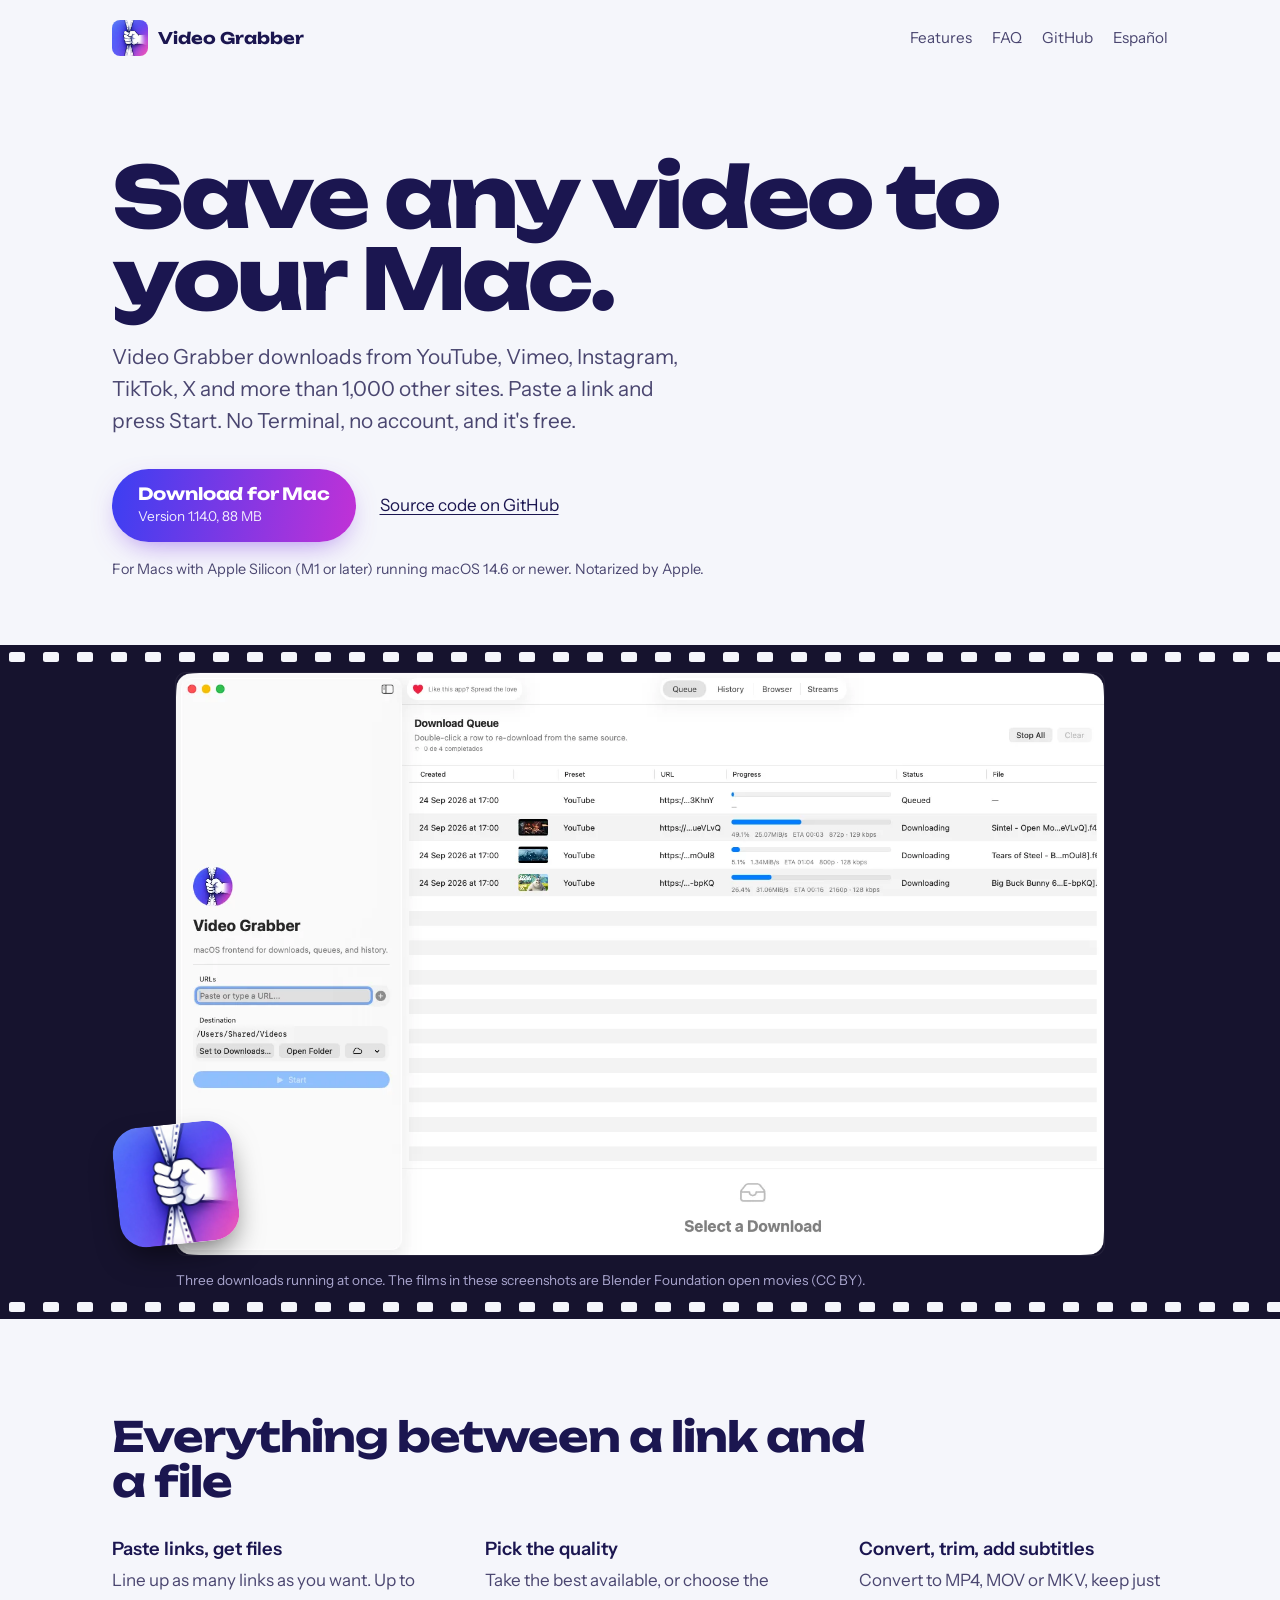
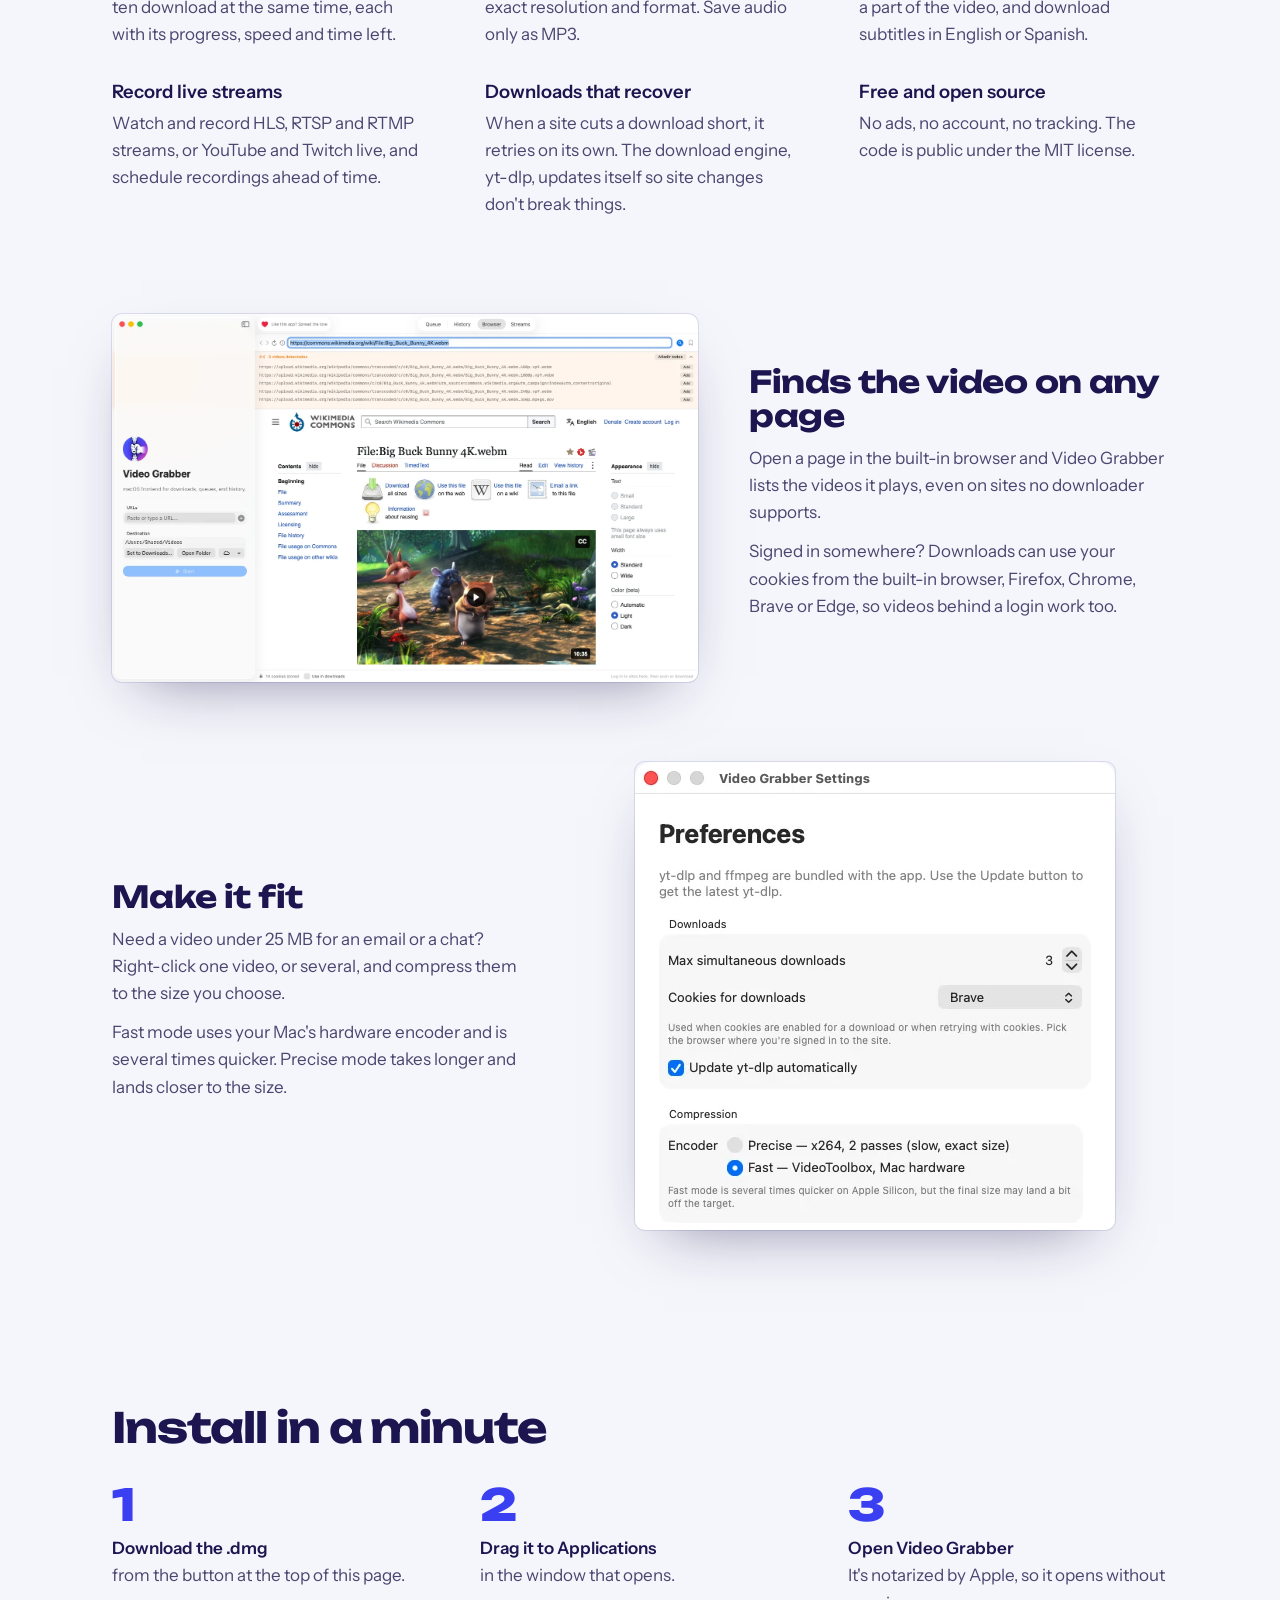
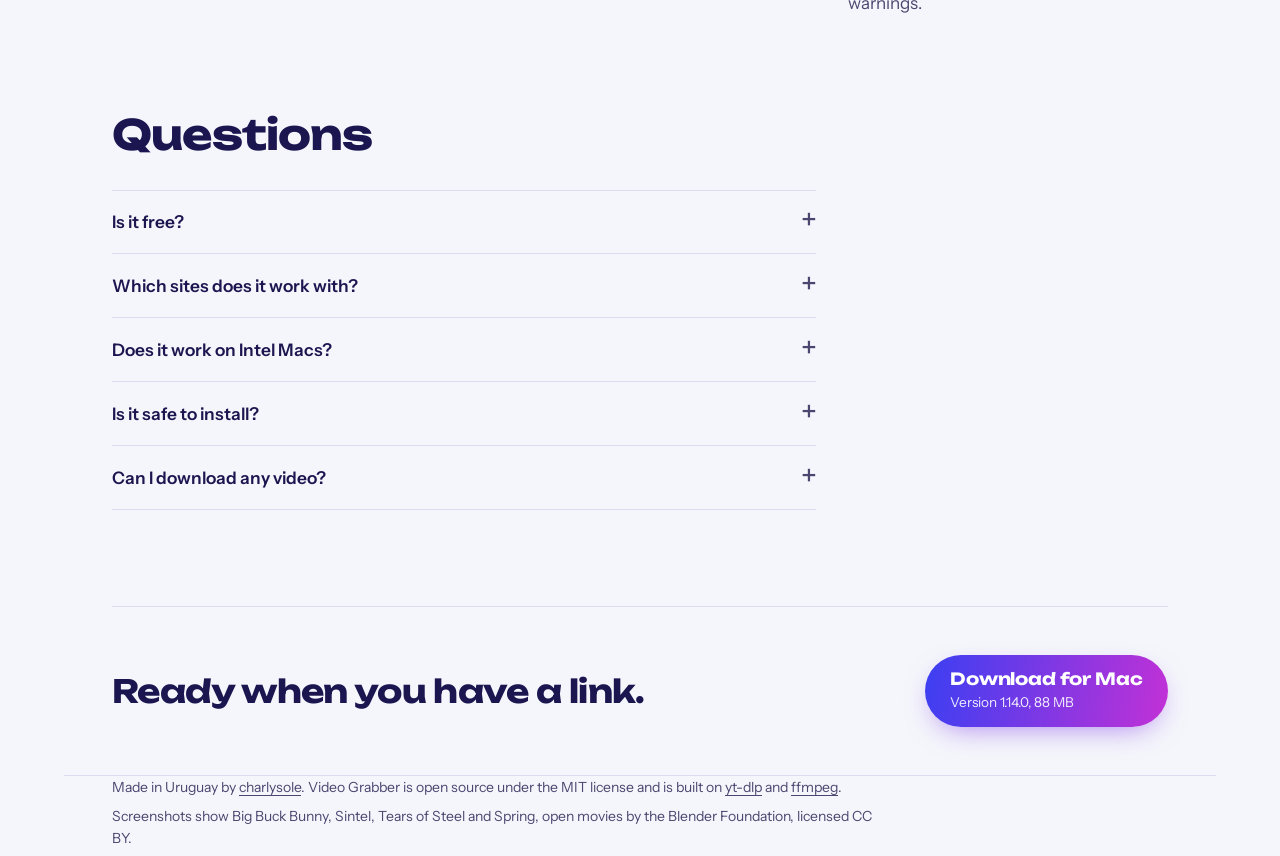
<file: index.html>
<!doctype html>
<html lang="en">
<head>
  <meta charset="utf-8">
  <meta name="viewport" content="width=device-width, initial-scale=1">
  <title>Video Grabber: free video downloader for Mac (YouTube, Vimeo and 1,000+ sites)</title>
  <meta name="description" content="Free, open-source Mac app to download videos from YouTube, Vimeo, Instagram, TikTok, X and 1,000+ sites. Paste a link and press Start: no Terminal, no account. Converts, trims and compresses too.">
  <link rel="canonical" href="https://charlysole.github.io/video-grabber/">
  <link rel="alternate" hreflang="en" href="https://charlysole.github.io/video-grabber/">
  <link rel="alternate" hreflang="es" href="https://charlysole.github.io/video-grabber/es/">
  <link rel="alternate" hreflang="x-default" href="https://charlysole.github.io/video-grabber/">

  <meta property="og:type" content="website">
  <meta property="og:site_name" content="Video Grabber">
  <meta property="og:title" content="Video Grabber: free video downloader for Mac">
  <meta property="og:description" content="Download videos from YouTube, Vimeo and 1,000+ sites with a native Mac app. Free and open source.">
  <meta property="og:url" content="https://charlysole.github.io/video-grabber/">
  <meta property="og:image" content="https://charlysole.github.io/video-grabber/img/og-queue.jpg">
  <meta property="og:image:width" content="1512">
  <meta property="og:image:height" content="949">
  <meta property="og:locale" content="en_US">
  <meta property="og:locale:alternate" content="es_ES">
  <meta name="twitter:card" content="summary_large_image">

  <link rel="icon" type="image/png" href="img/favicon-64.png">
  <link rel="apple-touch-icon" href="img/apple-touch-icon.png">
  <meta name="theme-color" content="#f5f6fb" media="(prefers-color-scheme: light)">
  <meta name="theme-color" content="#0f0d24" media="(prefers-color-scheme: dark)">

  <link rel="preconnect" href="https://fonts.googleapis.com">
  <link rel="preconnect" href="https://fonts.gstatic.com" crossorigin>
  <link href="https://fonts.googleapis.com/css2?family=Instrument+Sans:wght@400;600&family=Unbounded:wght@700;800&display=swap" rel="stylesheet">
  <link rel="stylesheet" href="style.css">

  <script type="application/ld+json">
  {
    "@context": "https://schema.org",
    "@type": "SoftwareApplication",
    "name": "Video Grabber",
    "description": "Native macOS app to download videos from YouTube, Vimeo, Instagram, TikTok, X and 1,000+ sites, with conversion, trimming and compression.",
    "applicationCategory": "MultimediaApplication",
    "operatingSystem": "macOS 14.6 or later (Apple Silicon)",
    "softwareVersion": "1.14.0",
    "url": "https://charlysole.github.io/video-grabber/",
    "downloadUrl": "https://github.com/charlysole/video-grabber/releases/latest",
    "image": "https://charlysole.github.io/video-grabber/img/icon-512.png",
    "screenshot": "https://charlysole.github.io/video-grabber/img/og-queue.jpg",
    "license": "https://opensource.org/licenses/MIT",
    "isAccessibleForFree": true,
    "offers": { "@type": "Offer", "price": "0", "priceCurrency": "USD" },
    "author": { "@type": "Person", "name": "charlysole", "url": "https://github.com/charlysole" }
  }
  </script>
</head>
<body>
  <header class="wrap top">
    <a class="brand" href="./">
      <img src="img/icon.webp" alt="" width="36" height="36">
      Video Grabber
    </a>
    <nav aria-label="Site">
      <a class="optional" href="#features">Features</a>
      <a class="optional" href="#faq">FAQ</a>
      <a href="https://github.com/charlysole/video-grabber">GitHub</a>
      <a href="es/" hreflang="es" lang="es">Español</a>
    </nav>
  </header>

  <main>
    <section class="wrap hero">
      <h1>Save any video to your Mac.</h1>
      <p class="lede">Video Grabber downloads from YouTube, Vimeo, Instagram, TikTok, X and more than 1,000 other sites. Paste a link and press Start. No Terminal, no account, and it's free.</p>
      <div class="actions">
        <a class="download" data-download href="https://github.com/charlysole/video-grabber/releases/download/v1.14.0/VideoGrabber-1.14.0.dmg">
          <strong>Download for Mac</strong>
          <span>Version 1.14.0, 88 MB</span>
        </a>
        <a href="https://github.com/charlysole/video-grabber">Source code on GitHub</a>
      </div>
      <p class="requirements">For Macs with Apple Silicon (M1 or later) running macOS 14.6 or newer. Notarized by Apple.</p>
    </section>

    <figure class="strip">
      <div class="frame">
        <img src="img/queue.webp" width="1512" height="949" fetchpriority="high"
             alt="Video Grabber's download queue with four videos: three downloading at once with thumbnails, speed, time left and resolution, one waiting.">
      </div>
      <img class="grip" src="img/icon.webp" alt="" width="512" height="512">
      <figcaption>Three downloads running at once. The films in these screenshots are Blender Foundation open movies (CC BY).</figcaption>
    </figure>

    <section class="wrap section" id="features" aria-labelledby="features-title">
      <h2 id="features-title">Everything between a link and a file</h2>
      <ul class="features">
        <li>
          <h3>Paste links, get files</h3>
          <p>Line up as many links as you want. Up to ten download at the same time, each with its progress, speed and time left.</p>
        </li>
        <li>
          <h3>Pick the quality</h3>
          <p>Take the best available, or choose the exact resolution and format. Save audio only as MP3.</p>
        </li>
        <li>
          <h3>Convert, trim, add subtitles</h3>
          <p>Convert to MP4, MOV or MKV, keep just a part of the video, and download subtitles in English or Spanish.</p>
        </li>
        <li>
          <h3>Record live streams</h3>
          <p>Watch and record HLS, RTSP and RTMP streams, or YouTube and Twitch live, and schedule recordings ahead of time.</p>
        </li>
        <li>
          <h3>Downloads that recover</h3>
          <p>When a site cuts a download short, it retries on its own. The download engine, yt-dlp, updates itself so site changes don't break things.</p>
        </li>
        <li>
          <h3>Free and open source</h3>
          <p>No ads, no account, no tracking. The code is public under the MIT license.</p>
        </li>
      </ul>
    </section>

    <section class="wrap section" aria-label="More screenshots">
      <div class="shot flip">
        <img src="img/browser.webp" width="1512" height="949" loading="lazy"
             alt="The built-in browser showing a video page, with a bar listing five video streams it detected on the page.">
        <div class="shot-text">
          <h3>Finds the video on any page</h3>
          <p>Open a page in the built-in browser and Video Grabber lists the videos it plays, even on sites no downloader supports.</p>
          <p>Signed in somewhere? Downloads can use your cookies from the built-in browser, Firefox, Chrome, Brave or Edge, so videos behind a login work too.</p>
        </div>
      </div>

      <div class="shot">
        <div class="shot-text">
          <h3>Make it fit</h3>
          <p>Need a video under 25 MB for an email or a chat? Right-click one video, or several, and compress them to the size you choose.</p>
          <p>Fast mode uses your Mac's hardware encoder and is several times quicker. Precise mode takes longer and lands closer to the size.</p>
        </div>
        <img class="narrow" src="img/preferences.webp" width="480" height="468" loading="lazy"
             alt="Video Grabber preferences: simultaneous downloads, which browser to take cookies from, automatic yt-dlp updates, and the compression encoder.">
      </div>
    </section>

    <section class="wrap section" aria-labelledby="install-title">
      <h2 id="install-title">Install in a minute</h2>
      <ol class="steps">
        <li><strong>Download the .dmg</strong> <span>from the button at the top of this page.</span></li>
        <li><strong>Drag it to Applications</strong> <span>in the window that opens.</span></li>
        <li><strong>Open Video Grabber</strong> <span>It's notarized by Apple, so it opens without warnings.</span></li>
      </ol>
    </section>

    <section class="wrap section" id="faq" aria-labelledby="faq-title">
      <h2 id="faq-title">Questions</h2>
      <div class="faq">
        <details>
          <summary>Is it free?</summary>
          <p>Yes. Video Grabber is free and open source under the MIT license. There are no ads, no account and no paid version.</p>
        </details>
        <details>
          <summary>Which sites does it work with?</summary>
          <p>Every site supported by <a href="https://github.com/yt-dlp/yt-dlp/blob/master/supportedsites.md">yt-dlp</a>, more than 1,000, including YouTube, Vimeo, Instagram, TikTok, X, Facebook and Twitch. For other sites, the built-in browser can often find the video the page plays.</p>
        </details>
        <details>
          <summary>Does it work on Intel Macs?</summary>
          <p>No. The current version needs a Mac with Apple Silicon (M1 or later) and macOS 14.6 or newer.</p>
        </details>
        <details>
          <summary>Is it safe to install?</summary>
          <p>Yes. It's signed with an Apple Developer ID and notarized by Apple, which checks it for malware. The source code is public on GitHub.</p>
        </details>
        <details>
          <summary>Can I download any video?</summary>
          <p>That depends on the video and on the laws where you live. Download videos you have the right to save: your own, public domain works, or content with a license that allows it, like the Creative Commons films in these screenshots.</p>
        </details>
      </div>
    </section>

    <section class="wrap">
      <div class="again">
        <p>Ready when you have a link.</p>
        <a class="download" data-download href="https://github.com/charlysole/video-grabber/releases/download/v1.14.0/VideoGrabber-1.14.0.dmg">
          <strong>Download for Mac</strong>
          <span>Version 1.14.0, 88 MB</span>
        </a>
      </div>
    </section>
  </main>

  <footer class="wrap">
    <p>Made in Uruguay by <a href="https://github.com/charlysole">charlysole</a>. Video Grabber is open source under the MIT license and is built on <a href="https://github.com/yt-dlp/yt-dlp">yt-dlp</a> and <a href="https://ffmpeg.org">ffmpeg</a>.</p>
    <p>Screenshots show Big Buck Bunny, Sintel, Tears of Steel and Spring, open movies by the Blender Foundation, licensed CC BY.</p>
  </footer>

  <script src="main.js" defer></script>
</body>
</html>
</file>
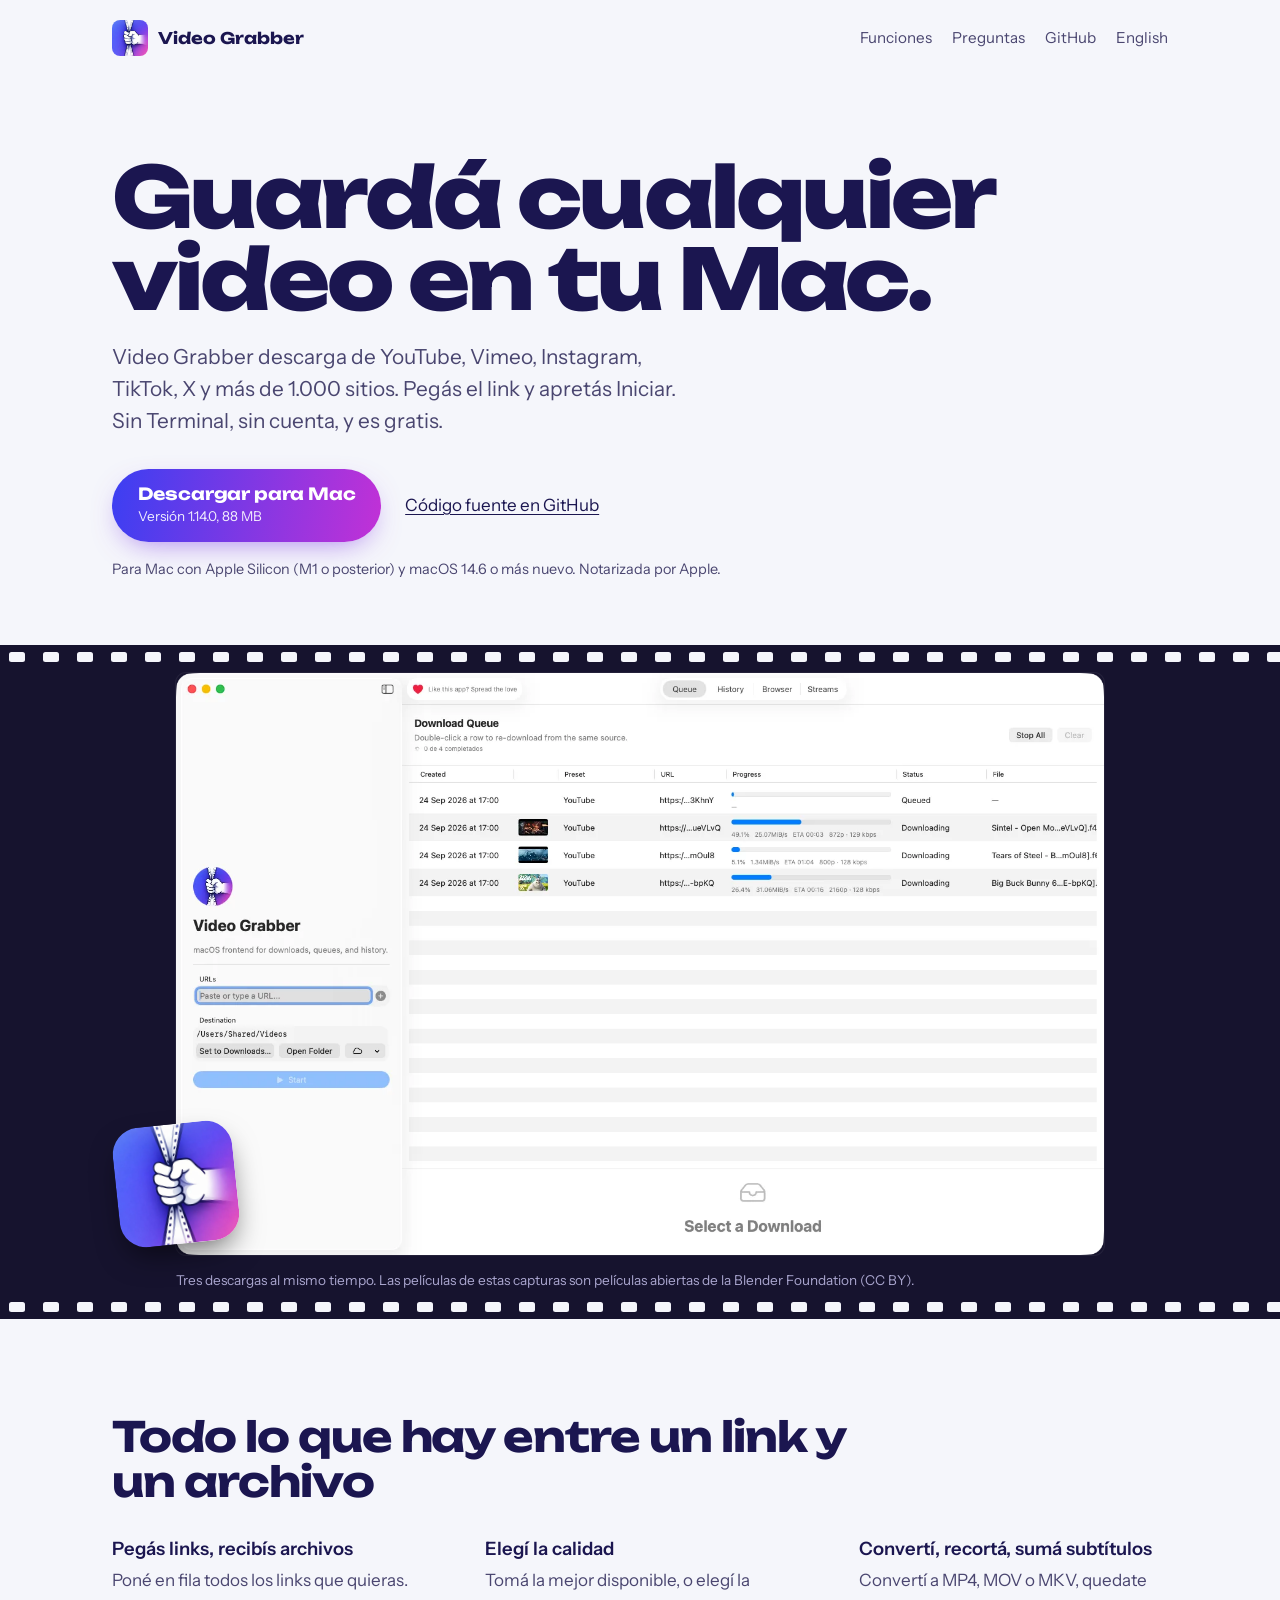
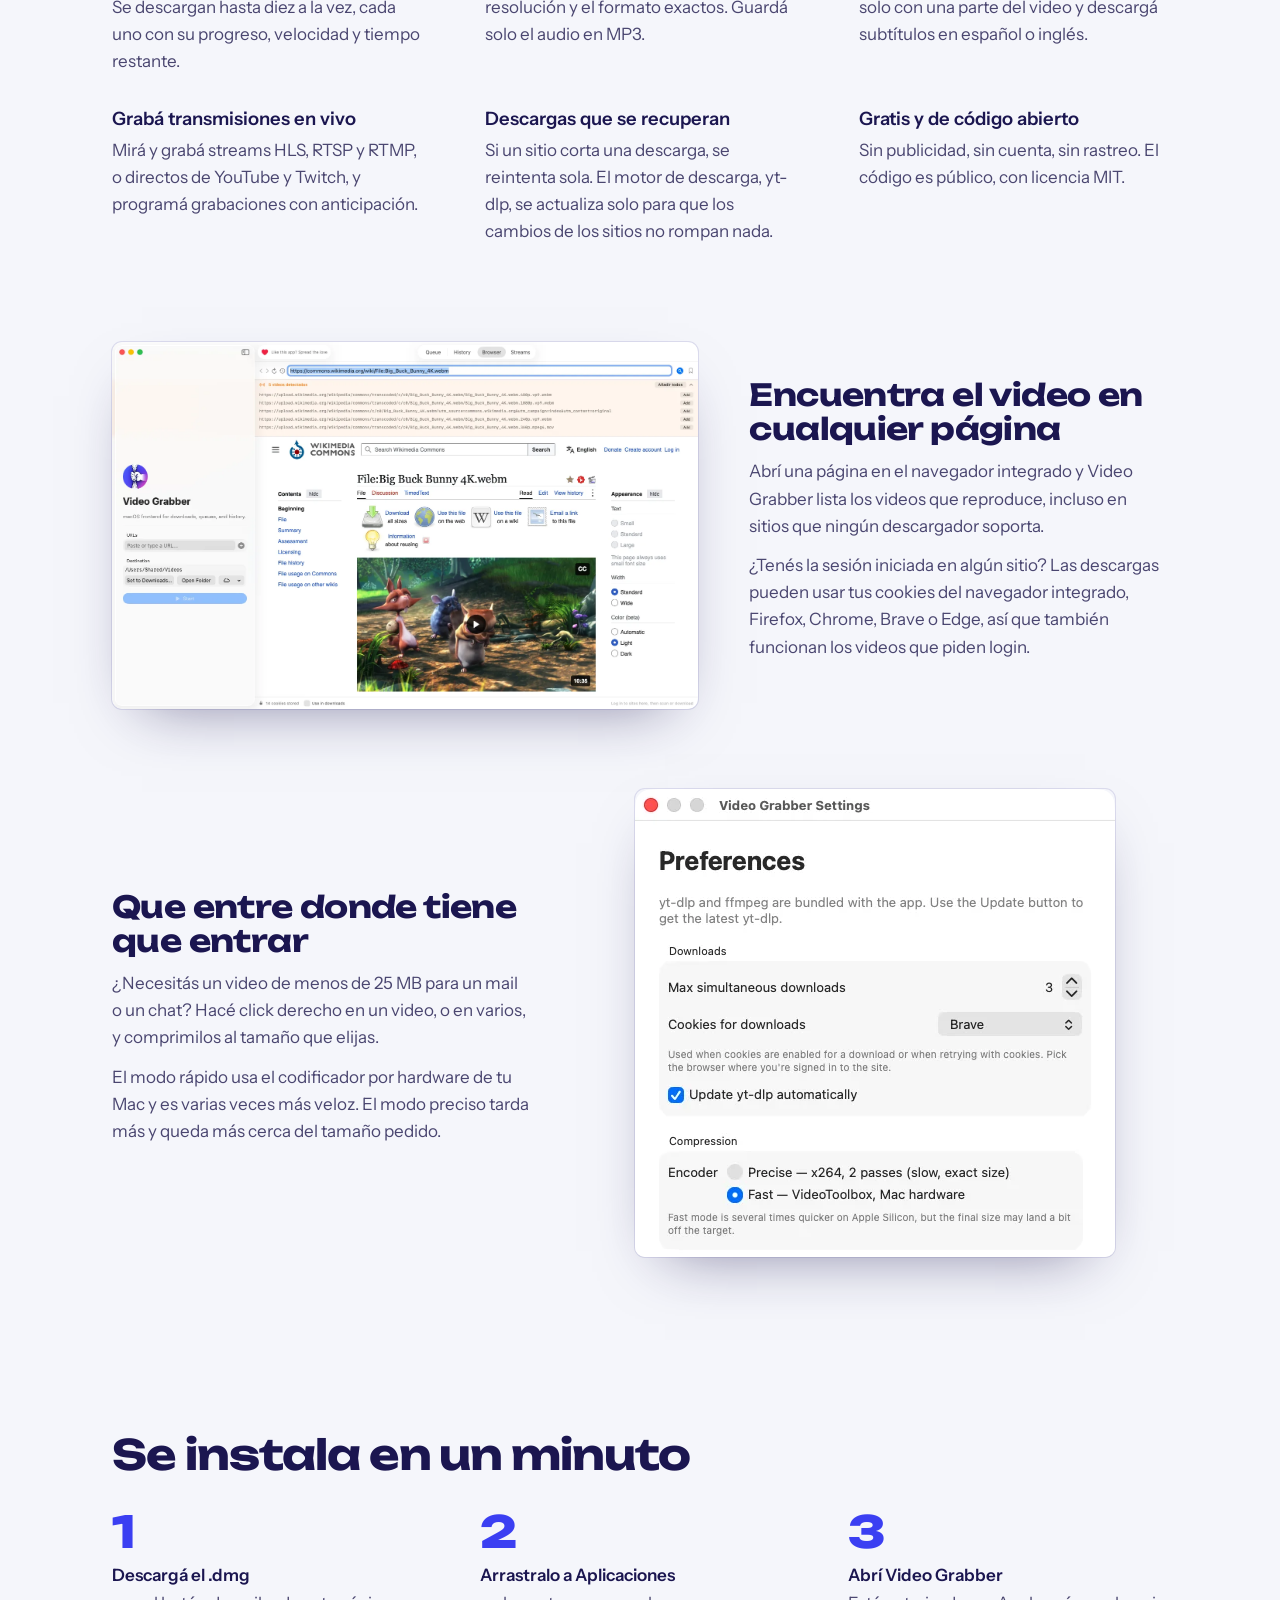
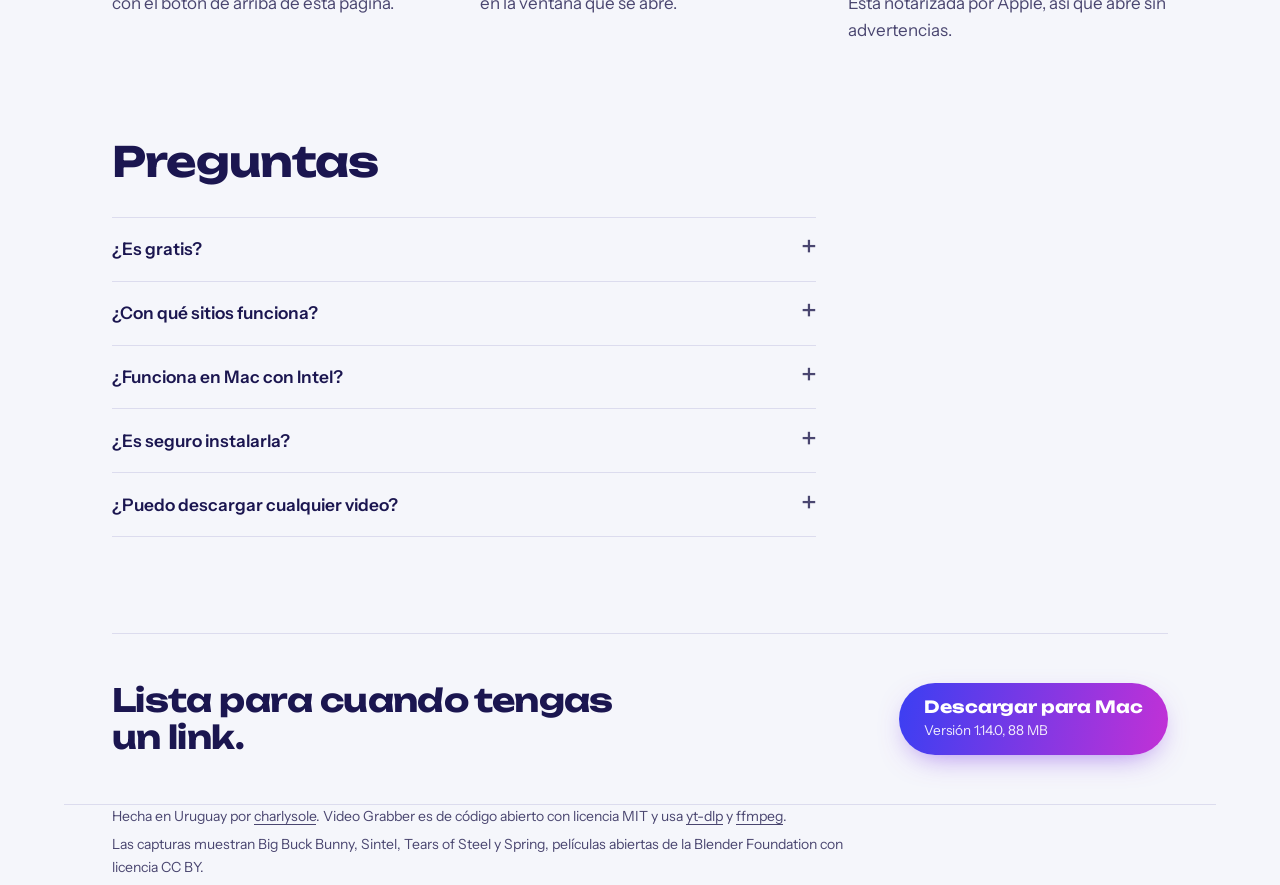
<file: es/index.html>
<!doctype html>
<html lang="es">
<head>
  <meta charset="utf-8">
  <meta name="viewport" content="width=device-width, initial-scale=1">
  <title>Video Grabber: descargar videos en Mac gratis (YouTube, Vimeo y más de 1.000 sitios)</title>
  <meta name="description" content="App gratuita y de código abierto para Mac que descarga videos de YouTube, Vimeo, Instagram, TikTok, X y más de 1.000 sitios. Pegás el link y apretás Iniciar: sin Terminal y sin cuenta. También convierte, recorta y comprime.">
  <link rel="canonical" href="https://charlysole.github.io/video-grabber/es/">
  <link rel="alternate" hreflang="en" href="https://charlysole.github.io/video-grabber/">
  <link rel="alternate" hreflang="es" href="https://charlysole.github.io/video-grabber/es/">
  <link rel="alternate" hreflang="x-default" href="https://charlysole.github.io/video-grabber/">

  <meta property="og:type" content="website">
  <meta property="og:site_name" content="Video Grabber">
  <meta property="og:title" content="Video Grabber: descargar videos en Mac gratis">
  <meta property="og:description" content="Descargá videos de YouTube, Vimeo y más de 1.000 sitios con una app nativa para Mac. Gratis y de código abierto.">
  <meta property="og:url" content="https://charlysole.github.io/video-grabber/es/">
  <meta property="og:image" content="https://charlysole.github.io/video-grabber/img/og-queue.jpg">
  <meta property="og:image:width" content="1512">
  <meta property="og:image:height" content="949">
  <meta property="og:locale" content="es_ES">
  <meta property="og:locale:alternate" content="en_US">
  <meta name="twitter:card" content="summary_large_image">

  <link rel="icon" type="image/png" href="../img/favicon-64.png">
  <link rel="apple-touch-icon" href="../img/apple-touch-icon.png">
  <meta name="theme-color" content="#f5f6fb" media="(prefers-color-scheme: light)">
  <meta name="theme-color" content="#0f0d24" media="(prefers-color-scheme: dark)">

  <link rel="preconnect" href="https://fonts.googleapis.com">
  <link rel="preconnect" href="https://fonts.gstatic.com" crossorigin>
  <link href="https://fonts.googleapis.com/css2?family=Instrument+Sans:wght@400;600&family=Unbounded:wght@700;800&display=swap" rel="stylesheet">
  <link rel="stylesheet" href="../style.css">

  <script type="application/ld+json">
  {
    "@context": "https://schema.org",
    "@type": "SoftwareApplication",
    "name": "Video Grabber",
    "description": "App nativa para macOS que descarga videos de YouTube, Vimeo, Instagram, TikTok, X y más de 1.000 sitios, y los convierte, recorta y comprime.",
    "inLanguage": "es",
    "applicationCategory": "MultimediaApplication",
    "operatingSystem": "macOS 14.6 o posterior (Apple Silicon)",
    "softwareVersion": "1.14.0",
    "url": "https://charlysole.github.io/video-grabber/es/",
    "downloadUrl": "https://github.com/charlysole/video-grabber/releases/latest",
    "image": "https://charlysole.github.io/video-grabber/img/icon-512.png",
    "screenshot": "https://charlysole.github.io/video-grabber/img/og-queue.jpg",
    "license": "https://opensource.org/licenses/MIT",
    "isAccessibleForFree": true,
    "offers": { "@type": "Offer", "price": "0", "priceCurrency": "USD" },
    "author": { "@type": "Person", "name": "charlysole", "url": "https://github.com/charlysole" }
  }
  </script>
</head>
<body>
  <header class="wrap top">
    <a class="brand" href="./">
      <img src="../img/icon.webp" alt="" width="36" height="36">
      Video Grabber
    </a>
    <nav aria-label="Sitio">
      <a class="optional" href="#funciones">Funciones</a>
      <a class="optional" href="#preguntas">Preguntas</a>
      <a href="https://github.com/charlysole/video-grabber">GitHub</a>
      <a href="../" hreflang="en" lang="en">English</a>
    </nav>
  </header>

  <main>
    <section class="wrap hero">
      <h1>Guardá cualquier video en tu Mac.</h1>
      <p class="lede">Video Grabber descarga de YouTube, Vimeo, Instagram, TikTok, X y más de 1.000 sitios. Pegás el link y apretás Iniciar. Sin Terminal, sin cuenta, y es gratis.</p>
      <div class="actions">
        <a class="download" data-download href="https://github.com/charlysole/video-grabber/releases/download/v1.14.0/VideoGrabber-1.14.0.dmg">
          <strong>Descargar para Mac</strong>
          <span>Versión 1.14.0, 88 MB</span>
        </a>
        <a href="https://github.com/charlysole/video-grabber">Código fuente en GitHub</a>
      </div>
      <p class="requirements">Para Mac con Apple Silicon (M1 o posterior) y macOS 14.6 o más nuevo. Notarizada por Apple.</p>
    </section>

    <figure class="strip">
      <div class="frame">
        <img src="../img/queue.webp" width="1512" height="949" fetchpriority="high"
             alt="La cola de descargas de Video Grabber con cuatro videos: tres descargándose a la vez con miniatura, velocidad, tiempo restante y resolución, y uno en espera.">
      </div>
      <img class="grip" src="../img/icon.webp" alt="" width="512" height="512">
      <figcaption>Tres descargas al mismo tiempo. Las películas de estas capturas son películas abiertas de la Blender Foundation (CC BY).</figcaption>
    </figure>

    <section class="wrap section" id="funciones" aria-labelledby="funciones-titulo">
      <h2 id="funciones-titulo">Todo lo que hay entre un link y un archivo</h2>
      <ul class="features">
        <li>
          <h3>Pegás links, recibís archivos</h3>
          <p>Poné en fila todos los links que quieras. Se descargan hasta diez a la vez, cada uno con su progreso, velocidad y tiempo restante.</p>
        </li>
        <li>
          <h3>Elegí la calidad</h3>
          <p>Tomá la mejor disponible, o elegí la resolución y el formato exactos. Guardá solo el audio en MP3.</p>
        </li>
        <li>
          <h3>Convertí, recortá, sumá subtítulos</h3>
          <p>Convertí a MP4, MOV o MKV, quedate solo con una parte del video y descargá subtítulos en español o inglés.</p>
        </li>
        <li>
          <h3>Grabá transmisiones en vivo</h3>
          <p>Mirá y grabá streams HLS, RTSP y RTMP, o directos de YouTube y Twitch, y programá grabaciones con anticipación.</p>
        </li>
        <li>
          <h3>Descargas que se recuperan</h3>
          <p>Si un sitio corta una descarga, se reintenta sola. El motor de descarga, yt-dlp, se actualiza solo para que los cambios de los sitios no rompan nada.</p>
        </li>
        <li>
          <h3>Gratis y de código abierto</h3>
          <p>Sin publicidad, sin cuenta, sin rastreo. El código es público, con licencia MIT.</p>
        </li>
      </ul>
    </section>

    <section class="wrap section" aria-label="Más capturas">
      <div class="shot flip">
        <img src="../img/browser.webp" width="1512" height="949" loading="lazy"
             alt="El navegador integrado mostrando una página con un video, y una barra que lista cinco streams de video detectados en la página.">
        <div class="shot-text">
          <h3>Encuentra el video en cualquier página</h3>
          <p>Abrí una página en el navegador integrado y Video Grabber lista los videos que reproduce, incluso en sitios que ningún descargador soporta.</p>
          <p>¿Tenés la sesión iniciada en algún sitio? Las descargas pueden usar tus cookies del navegador integrado, Firefox, Chrome, Brave o Edge, así que también funcionan los videos que piden login.</p>
        </div>
      </div>

      <div class="shot">
        <div class="shot-text">
          <h3>Que entre donde tiene que entrar</h3>
          <p>¿Necesitás un video de menos de 25 MB para un mail o un chat? Hacé click derecho en un video, o en varios, y comprimilos al tamaño que elijas.</p>
          <p>El modo rápido usa el codificador por hardware de tu Mac y es varias veces más veloz. El modo preciso tarda más y queda más cerca del tamaño pedido.</p>
        </div>
        <img class="narrow" src="../img/preferences.webp" width="480" height="468" loading="lazy"
             alt="Preferencias de Video Grabber: descargas simultáneas, de qué navegador tomar las cookies, actualización automática de yt-dlp y codificador de compresión.">
      </div>
    </section>

    <section class="wrap section" aria-labelledby="instalar-titulo">
      <h2 id="instalar-titulo">Se instala en un minuto</h2>
      <ol class="steps">
        <li><strong>Descargá el .dmg</strong> <span>con el botón de arriba de esta página.</span></li>
        <li><strong>Arrastralo a Aplicaciones</strong> <span>en la ventana que se abre.</span></li>
        <li><strong>Abrí Video Grabber</strong> <span>Está notarizada por Apple, así que abre sin advertencias.</span></li>
      </ol>
    </section>

    <section class="wrap section" id="preguntas" aria-labelledby="preguntas-titulo">
      <h2 id="preguntas-titulo">Preguntas</h2>
      <div class="faq">
        <details>
          <summary>¿Es gratis?</summary>
          <p>Sí. Video Grabber es gratis y de código abierto, con licencia MIT. No tiene publicidad, no pide cuenta y no hay versión paga.</p>
        </details>
        <details>
          <summary>¿Con qué sitios funciona?</summary>
          <p>Con todos los que soporta <a href="https://github.com/yt-dlp/yt-dlp/blob/master/supportedsites.md">yt-dlp</a>, más de 1.000, entre ellos YouTube, Vimeo, Instagram, TikTok, X, Facebook y Twitch. En otros sitios, el navegador integrado muchas veces encuentra el video que reproduce la página.</p>
        </details>
        <details>
          <summary>¿Funciona en Mac con Intel?</summary>
          <p>No. La versión actual necesita una Mac con Apple Silicon (M1 o posterior) y macOS 14.6 o más nuevo.</p>
        </details>
        <details>
          <summary>¿Es seguro instalarla?</summary>
          <p>Sí. Está firmada con un Developer ID de Apple y notarizada por Apple, que la revisa en busca de malware. El código fuente es público en GitHub.</p>
        </details>
        <details>
          <summary>¿Puedo descargar cualquier video?</summary>
          <p>Depende del video y de las leyes de tu país. Descargá videos que tengas derecho a guardar: los tuyos, obras de dominio público o contenido con una licencia que lo permita, como las películas Creative Commons de estas capturas.</p>
        </details>
      </div>
    </section>

    <section class="wrap">
      <div class="again">
        <p>Lista para cuando tengas un link.</p>
        <a class="download" data-download href="https://github.com/charlysole/video-grabber/releases/download/v1.14.0/VideoGrabber-1.14.0.dmg">
          <strong>Descargar para Mac</strong>
          <span>Versión 1.14.0, 88 MB</span>
        </a>
      </div>
    </section>
  </main>

  <footer class="wrap">
    <p>Hecha en Uruguay por <a href="https://github.com/charlysole">charlysole</a>. Video Grabber es de código abierto con licencia MIT y usa <a href="https://github.com/yt-dlp/yt-dlp">yt-dlp</a> y <a href="https://ffmpeg.org">ffmpeg</a>.</p>
    <p>Las capturas muestran Big Buck Bunny, Sintel, Tears of Steel y Spring, películas abiertas de la Blender Foundation con licencia CC BY.</p>
  </footer>

  <script src="../main.js" defer></script>
</body>
</html>
</file>
<file: style.css>
/* Video Grabber — site styles.
   One memorable element: the film strip the app "grabs" (from the app icon).
   Everything else stays quiet: left-aligned text, two typefaces, no cards. */

:root {
  --ink: #1b1650;        /* the icon's outline */
  --ink-soft: #4a4670;
  --paper: #f5f6fb;
  --paper-raised: #ffffff;
  --blue: #3b3ff2;       /* icon gradient, start */
  --magenta: #c231d6;    /* icon gradient, end */
  --film: #16132e;       /* film base */
  --rule: #dcdcee;
  --focus: #3b3ff2;
  --sprocket: url("data:image/svg+xml,%3Csvg xmlns='http://www.w3.org/2000/svg' width='34' height='14'%3E%3Crect x='9' y='2' width='16' height='10' rx='2.5' fill='%23f5f6fb'/%3E%3C/svg%3E");

  --display: "Unbounded", "Arial Black", system-ui, sans-serif;
  --text: "Instrument Sans", system-ui, -apple-system, sans-serif;

  --measure: 36rem;
  --gutter: clamp(1rem, 4vw, 3rem);
  color-scheme: light;
}

@media (prefers-color-scheme: dark) {
  :root {
    --ink: #eceaff;
    --ink-soft: #b5b1d8;
    --paper: #0f0d24;
    --paper-raised: #1a1738;
    --film: #2b2566;
    --rule: #2c2854;
    --focus: #8f92ff;
    --sprocket: url("data:image/svg+xml,%3Csvg xmlns='http://www.w3.org/2000/svg' width='34' height='14'%3E%3Crect x='9' y='2' width='16' height='10' rx='2.5' fill='%230f0d24'/%3E%3C/svg%3E");
    color-scheme: dark;
  }
}

*,
*::before,
*::after { box-sizing: border-box; }

html { -webkit-text-size-adjust: 100%; }

body {
  margin: 0;
  background: var(--paper);
  color: var(--ink);
  font: 400 1.0625rem/1.6 var(--text);
  overflow-x: hidden;
}

img { display: block; max-width: 100%; height: auto; }

a { color: inherit; text-decoration-thickness: 1px; text-underline-offset: 0.2em; }
a:hover { text-decoration-thickness: 2px; }

:focus-visible {
  outline: 3px solid var(--focus);
  outline-offset: 3px;
  border-radius: 4px;
}

.wrap {
  max-width: 72rem;
  margin: 0 auto;
  padding: 0 var(--gutter);
}

/* ── Top bar ─────────────────────────────────────────────── */

.top {
  display: flex;
  align-items: center;
  justify-content: space-between;
  gap: 1rem;
  padding-top: 1.25rem;
  padding-bottom: 1.25rem;
}

.brand {
  display: flex;
  align-items: center;
  gap: 0.6rem;
  font: 700 1rem/1 var(--display);
  text-decoration: none;
}

.brand { white-space: nowrap; flex-shrink: 0; }

/* The icon file is full-bleed; macOS masks it to this rounded square. */
.brand img { width: 2.25rem; height: 2.25rem; border-radius: 22.5%; }

.top nav { display: flex; gap: 1.25rem; font-size: 0.95rem; }

@media (max-width: 560px) {
  .top nav .optional { display: none; }
}
.top nav a { text-decoration: none; color: var(--ink-soft); }
.top nav a:hover { color: var(--ink); text-decoration: underline; }

/* ── Hero ────────────────────────────────────────────────── */

.hero {
  padding-top: clamp(2rem, 7vw, 5rem);
  padding-bottom: clamp(2.5rem, 6vw, 4rem);
}

.hero h1 {
  margin: 0 0 1.25rem;
  max-width: 14ch;
  font: 800 clamp(2.5rem, 7.2vw, 5.25rem)/0.98 var(--display);
  letter-spacing: -0.035em;
}

.hero .lede {
  margin: 0 0 2rem;
  max-width: var(--measure);
  font-size: clamp(1.125rem, 2vw, 1.3rem);
  line-height: 1.55;
  color: var(--ink-soft);
}

.actions {
  display: flex;
  flex-wrap: wrap;
  align-items: center;
  gap: 1rem 1.5rem;
}

/* The only place the icon's gradient is used. */
.download {
  display: inline-flex;
  flex-direction: column;
  gap: 0.15rem;
  padding: 0.9rem 1.6rem 0.85rem;
  border-radius: 999px;
  background: linear-gradient(100deg, var(--blue), var(--magenta));
  color: #fff;
  text-decoration: none;
  box-shadow: 0 10px 30px -12px rgba(122, 52, 230, 0.7);
  transition: transform 0.15s ease, box-shadow 0.15s ease;
}

.download:hover { transform: translateY(-2px); box-shadow: 0 14px 34px -12px rgba(122, 52, 230, 0.85); }
.download:active { transform: translateY(0); }

.download strong { font: 700 1.05rem/1.2 var(--display); letter-spacing: -0.01em; }
.download span { font-size: 0.85rem; opacity: 0.9; }

.requirements {
  margin: 1rem 0 0;
  font-size: 0.9rem;
  color: var(--ink-soft);
}

/* ── Film strip ──────────────────────────────────────────── */

.strip {
  position: relative;
  margin: 0 0 clamp(3rem, 8vw, 6rem);
  padding: 1.75rem 0;
  background:
    var(--sprocket) 0 0.35rem / 34px 14px repeat-x,
    var(--sprocket) 0 calc(100% - 0.35rem) / 34px 14px repeat-x,
    var(--film);
  animation: advance 1.4s cubic-bezier(0.2, 0.7, 0.1, 1) both;
}

.strip .frame {
  position: relative;
  max-width: 64rem;
  margin: 0 auto;
  padding: 0 var(--gutter);
}

.strip .frame img {
  width: 100%;
  border-radius: 10px;
  box-shadow: 0 0 0 1px rgba(255, 255, 255, 0.06);
}

/* The fist from the icon, straddling the screenshot's left edge as if gripping it. */
.strip .grip {
  --grip: clamp(4.5rem, 10vw, 7.5rem);
  position: absolute;
  left: calc(max(0px, 50% - 32rem) + var(--gutter) - var(--grip) / 2);
  top: 80%;
  width: var(--grip);
  border-radius: 22.5%;
  translate: 0 -50%;
  rotate: -6deg;
  box-shadow: 0 14px 30px -8px rgba(0, 0, 0, 0.6);
}

.strip figcaption {
  max-width: 64rem;
  margin: 0.9rem auto 0;
  padding: 0 var(--gutter);
  font-size: 0.85rem;
  color: #aaa6cf;
}

@keyframes advance {
  from { background-position: -136px 0.35rem, -136px calc(100% - 0.35rem), 0 0; }
  to   { background-position: 0 0.35rem, 0 calc(100% - 0.35rem), 0 0; }
}

@media (prefers-reduced-motion: reduce) {
  .strip { animation: none; }
  .download { transition: none; }
}

@media (max-width: 720px) {
  .strip .grip { display: none; }
}

/* ── Sections ────────────────────────────────────────────── */

.section { padding-bottom: clamp(3.5rem, 8vw, 6rem); }

.section > h2 {
  margin: 0 0 2rem;
  max-width: 20ch;
  font: 700 clamp(1.75rem, 3.6vw, 2.6rem)/1.08 var(--display);
  letter-spacing: -0.025em;
}

.features {
  display: grid;
  grid-template-columns: repeat(auto-fit, minmax(min(100%, 19rem), 1fr));
  gap: 2rem clamp(2rem, 5vw, 4rem);
  margin: 0;
  padding: 0;
  list-style: none;
}

.features h3 {
  margin: 0 0 0.35rem;
  font: 600 1.15rem/1.3 var(--text);
}

.features p { margin: 0; max-width: 34rem; color: var(--ink-soft); }

/* A screenshot beside its explanation. */
.shot {
  display: grid;
  grid-template-columns: minmax(0, 5fr) minmax(0, 7fr);
  gap: clamp(1.5rem, 4vw, 3.5rem);
  align-items: center;
  margin-bottom: clamp(3rem, 7vw, 5rem);
}

.shot.flip { grid-template-columns: minmax(0, 7fr) minmax(0, 5fr); }
.shot.flip .shot-text { order: 2; }

.shot h3 {
  margin: 0 0 0.75rem;
  font: 700 clamp(1.4rem, 2.6vw, 1.9rem)/1.12 var(--display);
  letter-spacing: -0.02em;
}

.shot p { margin: 0 0 0.75rem; max-width: var(--measure); color: var(--ink-soft); }

.shot img {
  border-radius: 10px;
  box-shadow: 0 24px 60px -30px rgba(27, 22, 80, 0.55), 0 0 0 1px var(--rule);
}

.shot .narrow { max-width: 30rem; justify-self: center; }

@media (max-width: 820px) {
  .shot,
  .shot.flip { grid-template-columns: 1fr; }
  .shot.flip .shot-text { order: 0; }
}

/* Install: a real sequence, so it is numbered. */
.steps {
  display: grid;
  grid-template-columns: repeat(auto-fit, minmax(min(100%, 15rem), 1fr));
  gap: 1.5rem 3rem;
  margin: 0;
  padding: 0;
  list-style: none;
  counter-reset: step;
}

.steps li { counter-increment: step; }

.steps li::before {
  content: counter(step);
  display: block;
  margin-bottom: 0.5rem;
  font: 800 2.75rem/1 var(--display);
  color: var(--blue);
}

@media (prefers-color-scheme: dark) {
  .steps li::before { color: #8f92ff; }
}

.steps strong { display: block; font-weight: 600; }
.steps span { color: var(--ink-soft); }

/* FAQ */
.faq { max-width: 44rem; border-top: 1px solid var(--rule); }

.faq details { border-bottom: 1px solid var(--rule); }

.faq summary {
  cursor: pointer;
  padding: 1.1rem 0;
  font-weight: 600;
  font-size: 1.08rem;
  list-style: none;
  display: flex;
  justify-content: space-between;
  gap: 1rem;
}

.faq summary::-webkit-details-marker { display: none; }
.faq summary::after { content: "+"; font: 400 1.4rem/1 var(--display); color: var(--ink-soft); }
.faq details[open] summary::after { content: "–"; }

.faq details p { margin: 0 0 1.25rem; color: var(--ink-soft); max-width: var(--measure); }

/* Closing call to action */
.again {
  display: flex;
  flex-wrap: wrap;
  align-items: center;
  justify-content: space-between;
  gap: 1.5rem;
  padding: clamp(2rem, 5vw, 3rem) 0;
  border-top: 1px solid var(--rule);
}

.again p {
  margin: 0;
  font: 700 clamp(1.4rem, 3vw, 2rem)/1.15 var(--display);
  letter-spacing: -0.02em;
  max-width: 18ch;
}

footer {
  padding-top: 1.5rem;
  padding-bottom: 3rem;
  font-size: 0.875rem;
  color: var(--ink-soft);
  border-top: 1px solid var(--rule);
}

footer p { margin: 0 0 0.4rem; max-width: 48rem; }
</file>
